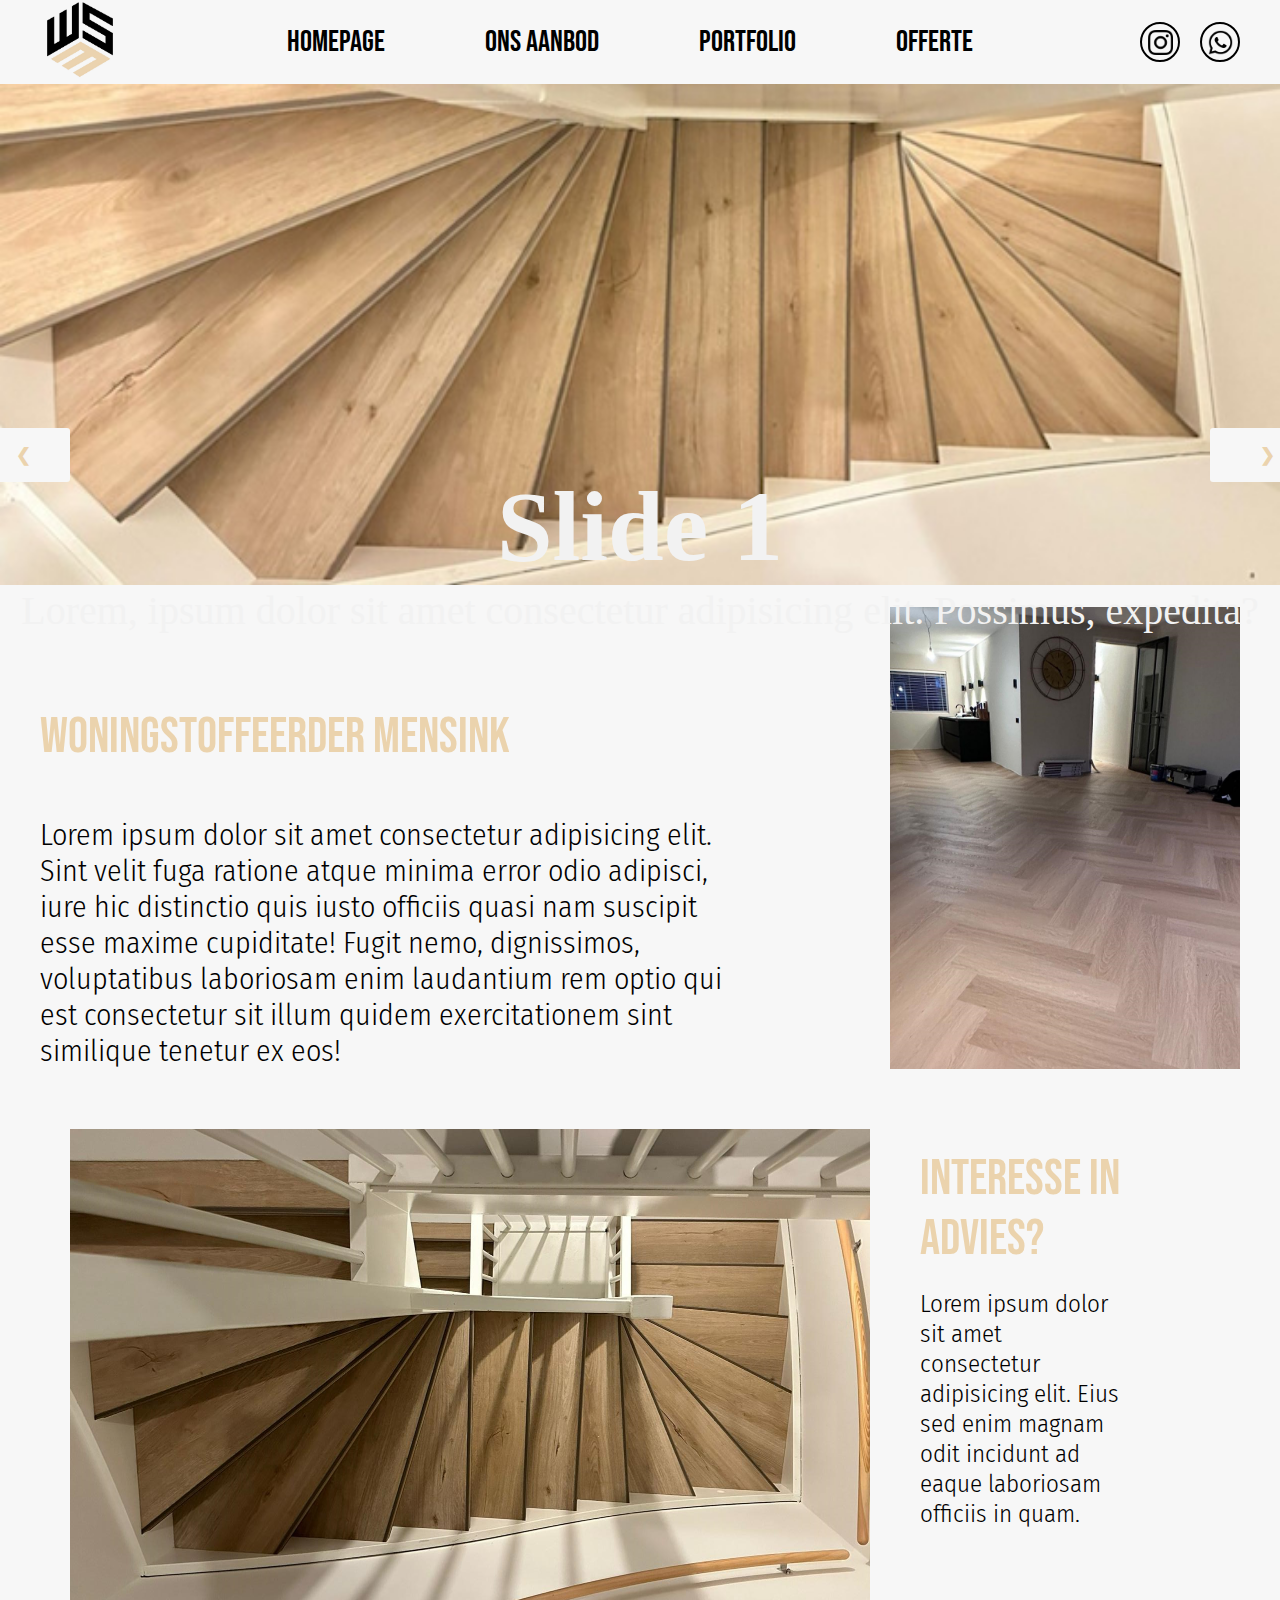
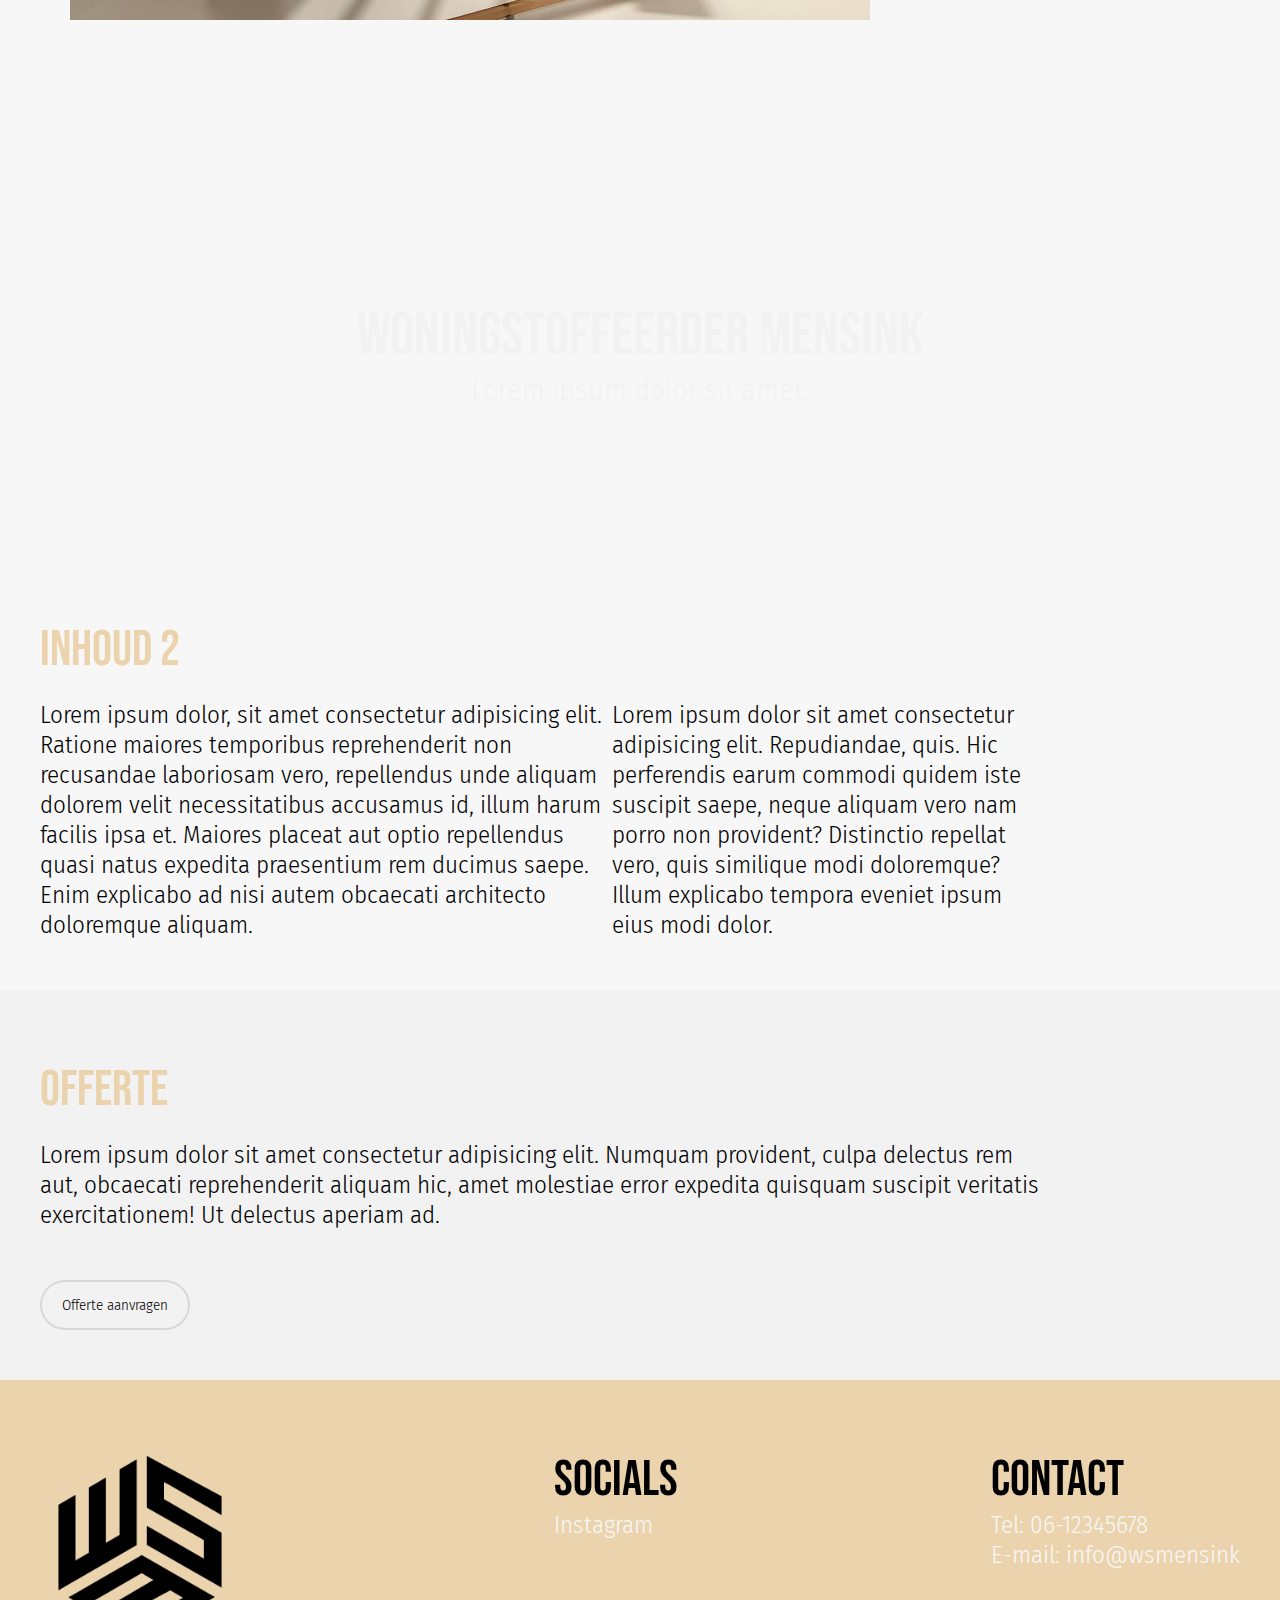
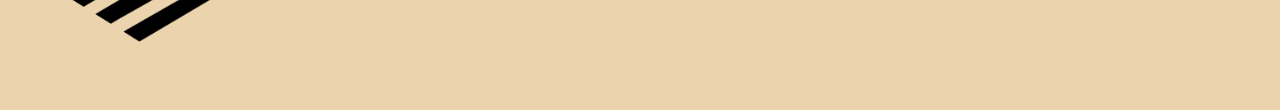
<file: index.html>
<!DOCTYPE html>
<html lang="en">

<head>
    <meta charset="UTF-8">
    <link rel="icon" type="image/x-icon" href="img/logo no back.png">
    <meta name="viewport" content="width=device-width, initial-scale=1.0">
    <title>Woningstoffeerder Mensink</title>
    <link rel="stylesheet" href="css/design.css">
    <script src="js/functies.js"></script>
</head>

<body>
    <nav class="">
        <div class="container">

            <a href="index.html">
                <img class="nav-logo" src="img/base logo.jpg" alt="logo"></a>

            <ul class="nav-ul">
                <a href="index.html">
                    <li>Homepage</li>
                </a>
                <a href="aanbod.html">
                    <li>Ons aanbod</li>
                </a>
                <a href="portfolio.html">
                    <li>Portfolio</li>
                </a>
                <a href="offerte.html">
                    <li>Offerte</li>
                </a>
            </ul>

            <div class="icons">
                <a class="insta-a" target="_blank" href="https://www.instagram.com/wsmensink/">
                    <img class="instagram-icon" src="img/instagram-icon.png" alt="instagram-icon">
                </a>

                <a class="whatsapp-a" href="">
                    <img class="whatsapp-icon" src="img/whatsapp-icon.png" alt="whatsapp-icon">
                </a>
            </div>
        </div>
    </nav>

    <header>
        <div class="slide-container">
            <div class="mySlides fade">
                <img src="img/trap-1.jpg" style="width:100%">
                <div class="text">
                    <h2>Slide 1</h2>
                    <p>Lorem, ipsum dolor sit amet consectetur adipisicing elit. Possimus, expedita?</p>
                </div>
            </div>

            <div class="mySlides fade">
                <img src="img/vloer-1.jpg" style="width:100%">
                <div class="text">
                    <h2>Slide 2</h2>
                    <p>Lorem, ipsum dolor sit amet consectetur adipisicing elit. Possimus, expedita?</p>
                </div>
            </div>

            <div class="mySlides fade">
                <img src="img/vloer-2.jpg" style="width:100%">
                <div class="text">
                    <h2>Slide 3</h2>
                    <p>Lorem, ipsum dolor sit amet consectetur adipisicing elit. Possimus, expedita?</p>
                </div>
            </div>


            <a class="prev" onclick="plusSlides(-1)">&#10094;</a>
            <a class="next" onclick="plusSlides(1)">&#10095;</a>
        </div>
        <br>


        <!-- <div style="text-align:center">
            <span class="dot" onclick="currentSlide(1)"></span>
            <span class="dot" onclick="currentSlide(2)"></span>
            <span class="dot" onclick="currentSlide(3)"></span>
        </div> -->
        </div>
    </header>

    <main>
        <div class="container vak1">
            <div>
                <h1>Woningstoffeerder Mensink</h1>
                <p>Lorem ipsum dolor sit amet consectetur adipisicing elit. Sint velit fuga ratione atque minima error
                    odio adipisci, iure hic distinctio quis iusto officiis quasi nam suscipit esse maxime cupiditate!
                    Fugit nemo, dignissimos, voluptatibus laboriosam enim laudantium rem optio qui est consectetur sit
                    illum quidem exercitationem sint similique tenetur ex eos!</p>
            </div>
            <img class="vloer-3" src="img/vloer-3.jpg" alt="vloer-3">
        </div>

        <div class="container vak2">
            <img class="trap-2" src="img/trap-2.jpg" alt="trap-2">
            <div>
                <h2>Interesse in advies?</h2>
                <p>Lorem ipsum dolor sit amet consectetur adipisicing elit. Eius sed enim magnam odit incidunt ad eaque
                    laboriosam officiis in quam.</p>
            </div>
        </div>
    </main>

    <div class="background">
        <h2>Woningstoffeerder Mensink</h2>
        <p>Lorem ipsum dolor sit amet.</p>
    </div>

    <div class="container">
        <div class="inhoud2">
            <h2>inhoud 2</h2>
            <div class="inhoud2-p">
                <p>Lorem ipsum dolor, sit amet consectetur adipisicing elit. Ratione maiores temporibus reprehenderit
                    non recusandae laboriosam vero, repellendus unde aliquam dolorem velit necessitatibus accusamus id,
                    illum harum facilis ipsa et. Maiores placeat aut optio repellendus quasi natus expedita praesentium
                    rem ducimus saepe. Enim explicabo ad nisi autem obcaecati architecto doloremque aliquam.</p>
                <p>Lorem ipsum dolor sit amet consectetur adipisicing elit. Repudiandae, quis. Hic perferendis earum
                    commodi quidem iste suscipit saepe, neque aliquam vero nam porro non provident? Distinctio repellat
                    vero, quis similique modi doloremque? Illum explicabo tempora eveniet ipsum eius modi dolor.</p>
            </div>
        </div>
    </div>

        <div class="offerte-back">
        <div class="container">
            <div class="offerte">
                <h2>Offerte</h2>
                <p>Lorem ipsum dolor sit amet consectetur adipisicing elit. Numquam provident, culpa delectus rem aut,
                    obcaecati reprehenderit aliquam hic, amet molestiae error expedita quisquam suscipit veritatis
                    exercitationem! Ut delectus aperiam ad.</p>
                <button class="offerte-button">Offerte aanvragen</button>
            </div>
        </div>
    </div>

    <footer>
        <div class="footer-back">
        <div class="container">
            <div class="footer-content">
                <img class="footer-image" src="img/logo no back.png" alt="logo">
                <div class="footer-content1">
                    <h3>Socials</h3>
                    <p>Instagram</p>
                </div>
                <div class="footer-content1">
                    <h3>Contact</h3>
                    <p>Tel: 06-12345678</p>
                    <p>E-mail: info@wsmensink</p>
                    <p></p>
                    </div>
    </footer>
</body>

</html>
</file>
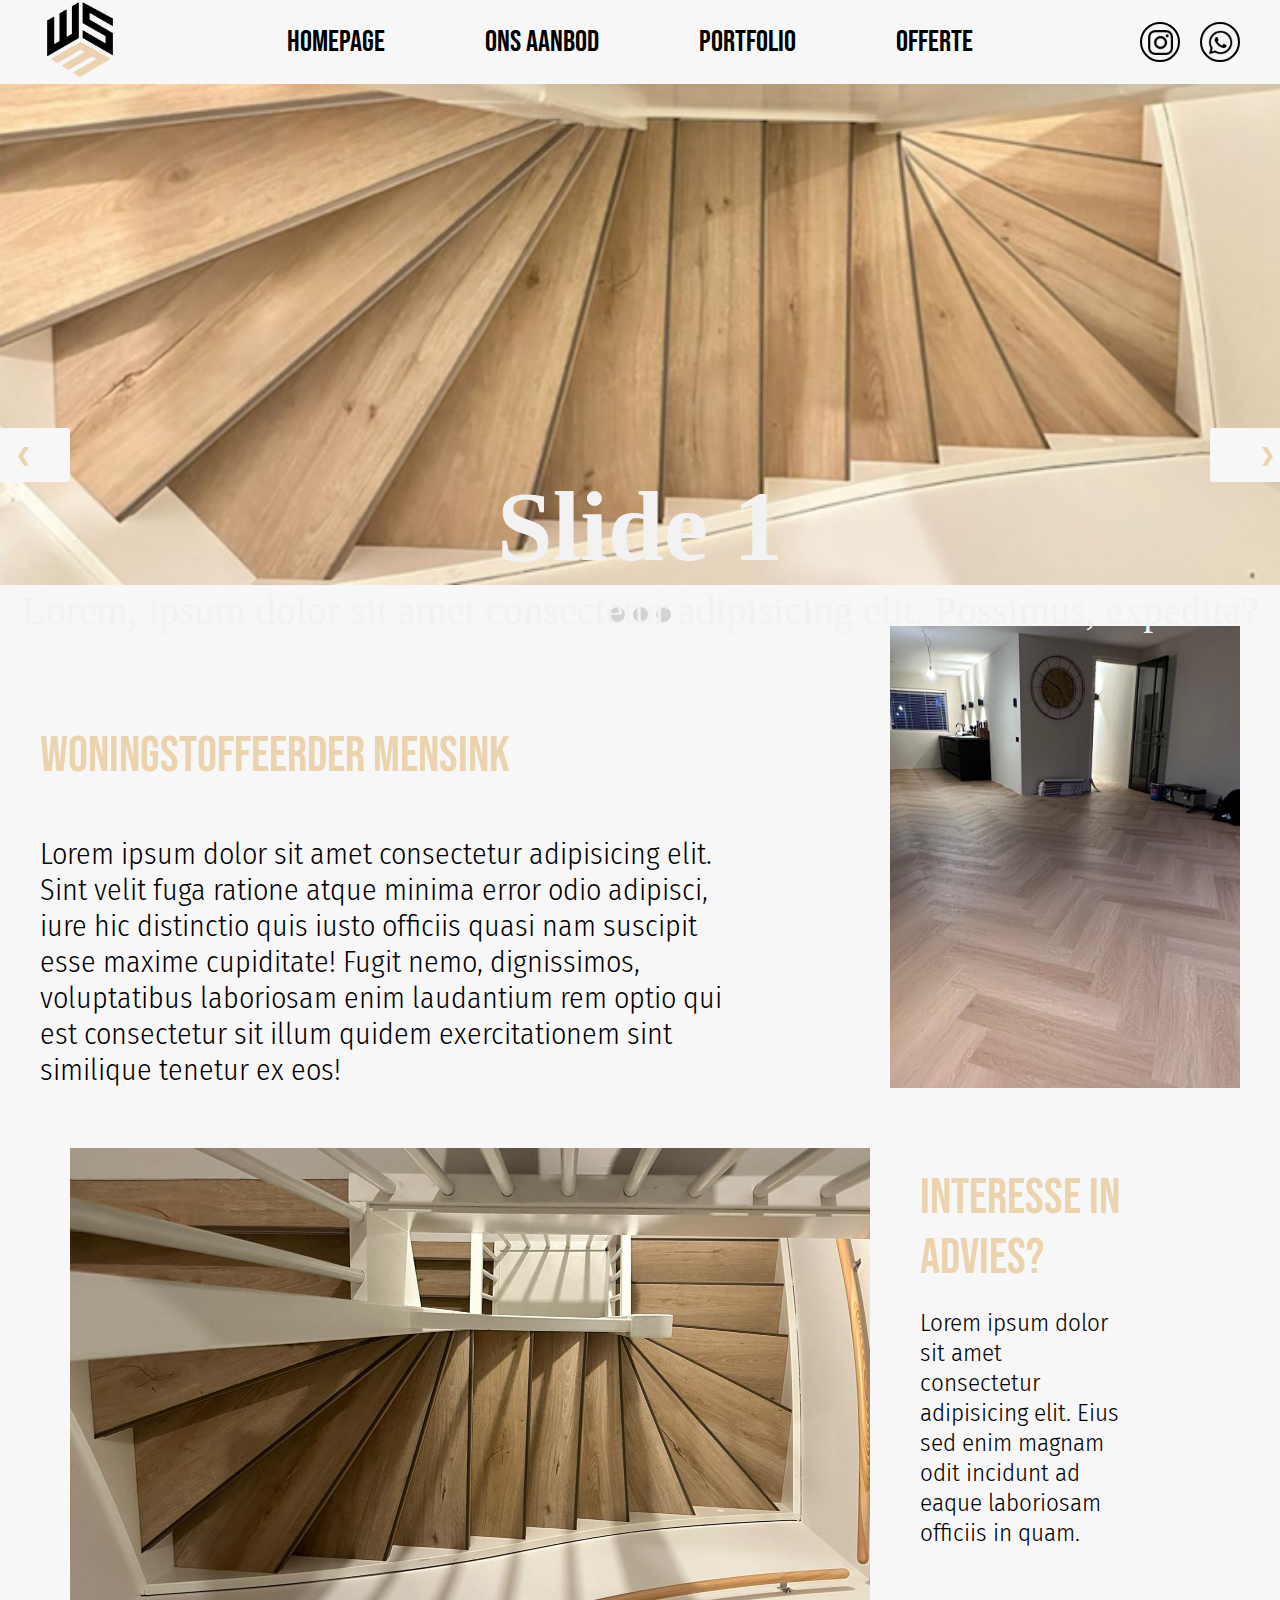
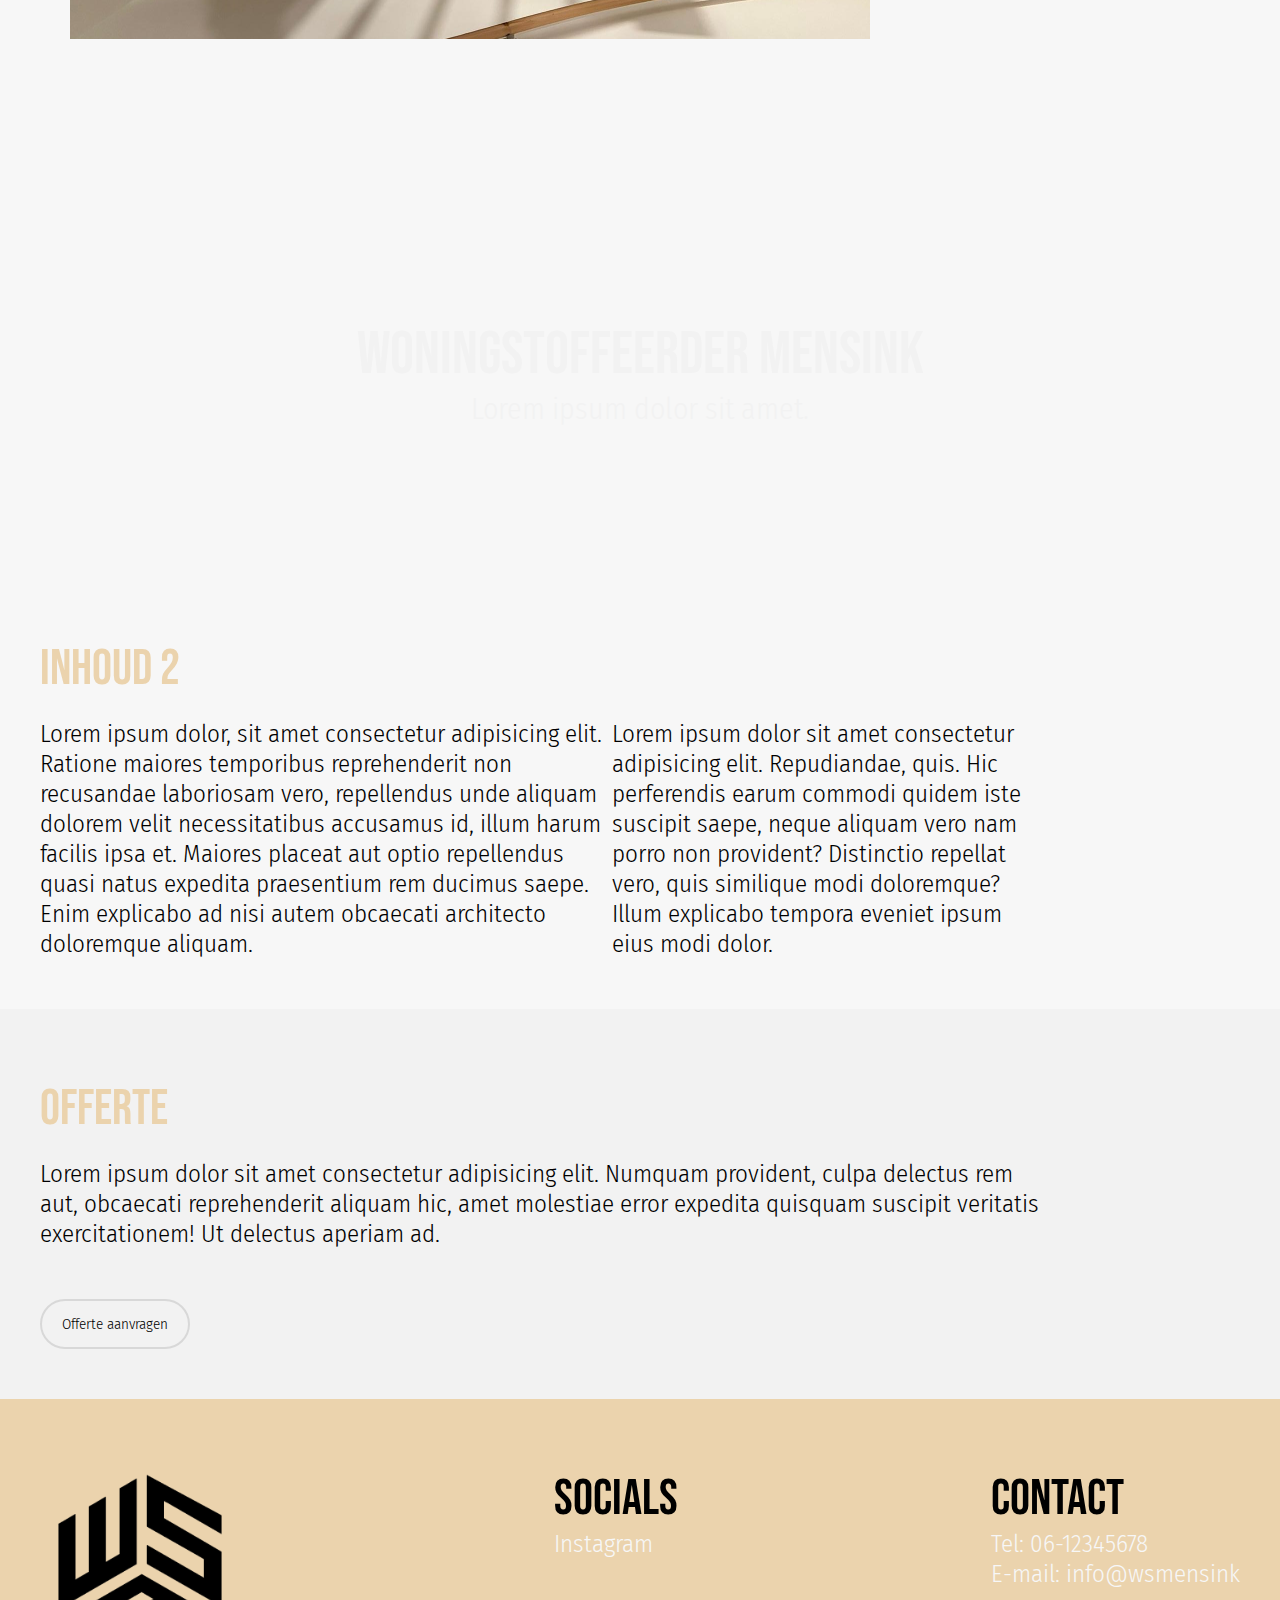
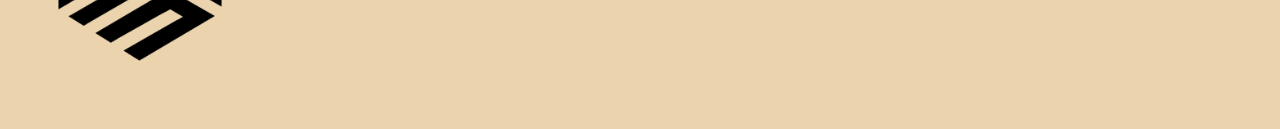
<file: pages/index.html>
<!DOCTYPE html>
<html lang="en">

<head>
    <meta charset="UTF-8">
    <meta name="viewport" content="width=device-width, initial-scale=1.0">
    <title>Woningstoffeerder Mensink</title>
    <link rel="stylesheet" href="../css/design.css">
    <script src="../js/functies.js"></script>
</head>

<body>
    <nav class="">
        <div class="container">

            <a href="index.html">
                <img class="nav-logo" src="../img/base logo.jpg" alt="logo"></a>

            <ul class="nav-ul">
                <a href="index.html">
                    <li>Homepage</li>
                </a>
                <a href="aanbod.html">
                    <li>Ons aanbod</li>
                </a>
                <a href="portfolio.html">
                    <li>Portfolio</li>
                </a>
                <a href="offerte.html">
                    <li>Offerte</li>
                </a>
            </ul>

            <div class="icons">
                <a class="insta-a" href="https://www.instagram.com/wsmensink/">
                    <img class="instagram-icon" src="../img/instagram-icon.png" alt="instagram-icon">
                </a>

                <a class="whatsapp-a" href="">
                    <img class="whatsapp-icon" src="../img/whatsapp-icon.png" alt="whatsapp-icon">
                </a>
            </div>
        </div>
    </nav>

    <header>
        <div class="slide-container">
            <div class="mySlides fade">
                <img src="../img/trap-1.jpg" style="width:100%">
                <div class="text">
                    <h2>Slide 1</h2>
                    <p>Lorem, ipsum dolor sit amet consectetur adipisicing elit. Possimus, expedita?</p>
                </div>
            </div>

            <div class="mySlides fade">
                <img src="../img/vloer-1.jpg" style="width:100%">
                <div class="text">
                    <h2>Slide 2</h2>
                    <p>Lorem, ipsum dolor sit amet consectetur adipisicing elit. Possimus, expedita?</p>
                </div>
            </div>

            <div class="mySlides fade">
                <img src="../img/vloer-2.jpg" style="width:100%">
                <div class="text">
                    <h2>Slide 3</h2>
                    <p>Lorem, ipsum dolor sit amet consectetur adipisicing elit. Possimus, expedita?</p>
                </div>
            </div>


            <a class="prev" onclick="plusSlides(-1)">&#10094;</a>
            <a class="next" onclick="plusSlides(1)">&#10095;</a>
        </div>
        <br>


        <div style="text-align:center">
            <span class="dot" onclick="currentSlide(1)"></span>
            <span class="dot" onclick="currentSlide(2)"></span>
            <span class="dot" onclick="currentSlide(3)"></span>
        </div>
        </div>
    </header>

    <main>
        <div class="container vak1">
            <div>
                <h1>Woningstoffeerder Mensink</h1>
                <p>Lorem ipsum dolor sit amet consectetur adipisicing elit. Sint velit fuga ratione atque minima error
                    odio adipisci, iure hic distinctio quis iusto officiis quasi nam suscipit esse maxime cupiditate!
                    Fugit nemo, dignissimos, voluptatibus laboriosam enim laudantium rem optio qui est consectetur sit
                    illum quidem exercitationem sint similique tenetur ex eos!</p>
            </div>
            <img class="vloer-3" src="../img/vloer-3.jpg" alt="vloer-3">
        </div>

        <div class="container vak2">
            <img class="trap-2" src="../img/trap-2.jpg" alt="trap-2">
            <div>
                <h2>Interesse in advies?</h2>
                <p>Lorem ipsum dolor sit amet consectetur adipisicing elit. Eius sed enim magnam odit incidunt ad eaque
                    laboriosam officiis in quam.</p>
            </div>
        </div>
    </main>

    <div class="background">
        <h2>Woningstoffeerder Mensink</h2>
        <p>Lorem ipsum dolor sit amet.</p>
    </div>

    <div class="container">
        <div class="inhoud2">
            <h2>inhoud 2</h2>
            <div class="inhoud2-p">
                <p>Lorem ipsum dolor, sit amet consectetur adipisicing elit. Ratione maiores temporibus reprehenderit
                    non recusandae laboriosam vero, repellendus unde aliquam dolorem velit necessitatibus accusamus id,
                    illum harum facilis ipsa et. Maiores placeat aut optio repellendus quasi natus expedita praesentium
                    rem ducimus saepe. Enim explicabo ad nisi autem obcaecati architecto doloremque aliquam.</p>
                <p>Lorem ipsum dolor sit amet consectetur adipisicing elit. Repudiandae, quis. Hic perferendis earum
                    commodi quidem iste suscipit saepe, neque aliquam vero nam porro non provident? Distinctio repellat
                    vero, quis similique modi doloremque? Illum explicabo tempora eveniet ipsum eius modi dolor.</p>
            </div>
        </div>
    </div>

        <div class="offerte-back">
        <div class="container">
            <div class="offerte">
                <h2>Offerte</h2>
                <p>Lorem ipsum dolor sit amet consectetur adipisicing elit. Numquam provident, culpa delectus rem aut,
                    obcaecati reprehenderit aliquam hic, amet molestiae error expedita quisquam suscipit veritatis
                    exercitationem! Ut delectus aperiam ad.</p>
                <button class="offerte-button">Offerte aanvragen</button>
            </div>
        </div>
    </div>

    <footer>
        <div class="footer-back">
        <div class="container">
            <div class="footer-content">
                <img class="footer-image" src="../img/logo no back.png" alt="logo">
                <div class="footer-content1">
                    <h3>Socials</h3>
                    <p>Instagram</p>
                </div>
                <div class="footer-content1">
                    <h3>Contact</h3>
                    <p>Tel: 06-12345678</p>
                    <p>E-mail: info@wsmensink</p>
                    <p></p>
                    </div>
    </footer>
</body>

</html>
</file>
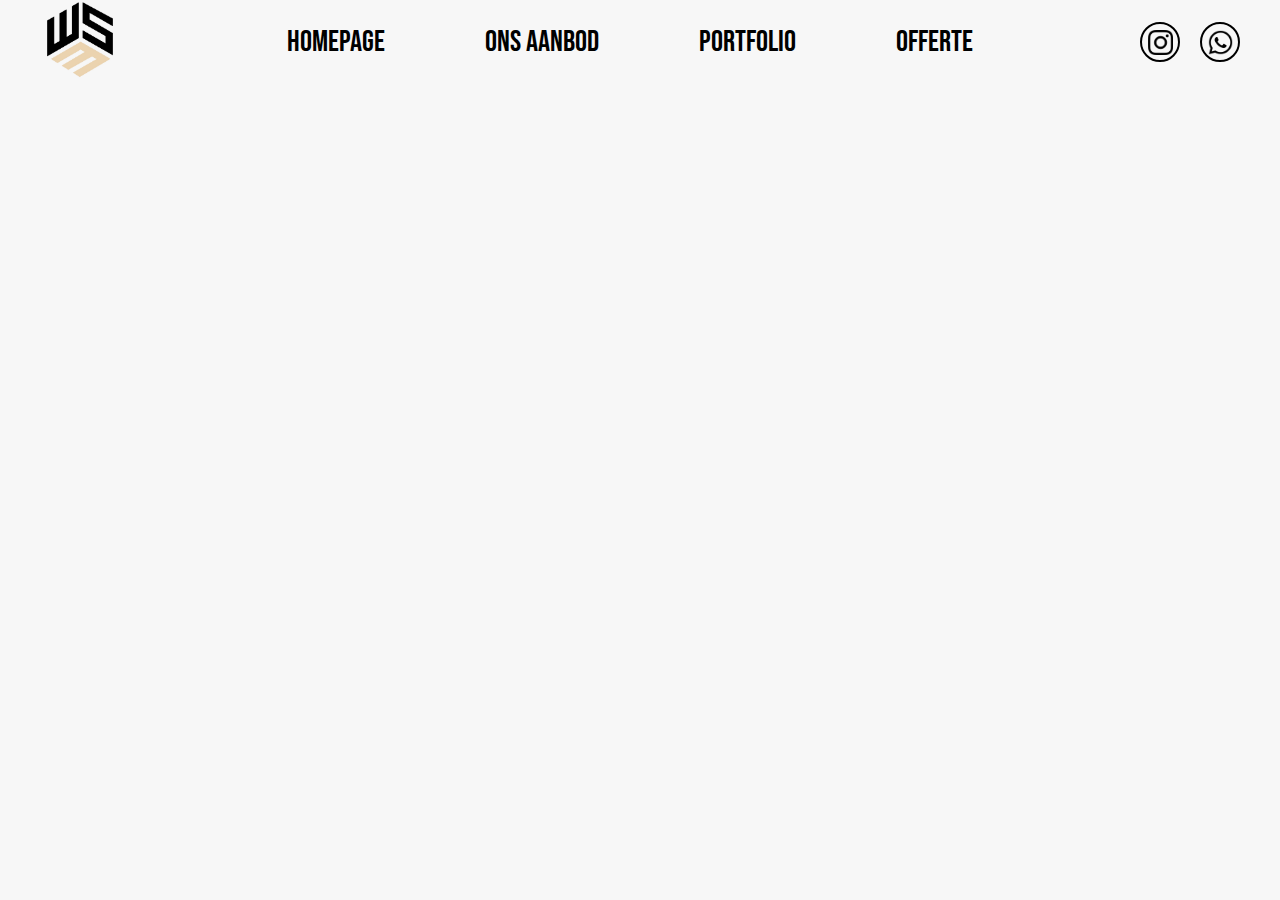
<file: aanbod.html>
<!DOCTYPE html>
<html lang="en">
<head>
    <meta charset="UTF-8">
    <link rel="icon" type="image/x-icon" href="img/logo no back.png">
    <meta name="viewport" content="width=device-width, initial-scale=1.0">
    <title>Woningstoffeerder Mensink</title>
    <link rel="stylesheet" href="css/design.css">
    <script src="js/functies.js"></script>
</head>
<body>
    <nav class="">
        <div class="container">

            <a href="index.html">
                <img class="nav-logo" src="img/base logo.jpg" alt="logo"></a>

            <ul class="nav-ul">
                <a href="index.html">
                    <li>Homepage</li>
                </a>
                <a href="aanbod.html">
                    <li>Ons aanbod</li>
                </a>
                <a href="portfolio.html">
                    <li>Portfolio</li>
                </a>
                <a href="offerte.html">
                    <li>Offerte</li>
                </a>
            </ul>

            <div class="icons">
                <a class="insta-a" target="_blank" href="https://www.instagram.com/wsmensink/">
                    <img class="instagram-icon" src="img/instagram-icon.png" alt="instagram-icon">
                </a>

                <a class="whatsapp-a" href="">
                    <img class="whatsapp-icon" src="img/whatsapp-icon.png" alt="whatsapp-icon">
                </a>
            </div>
        </div>
    </nav>
</body>
</html>
</file>
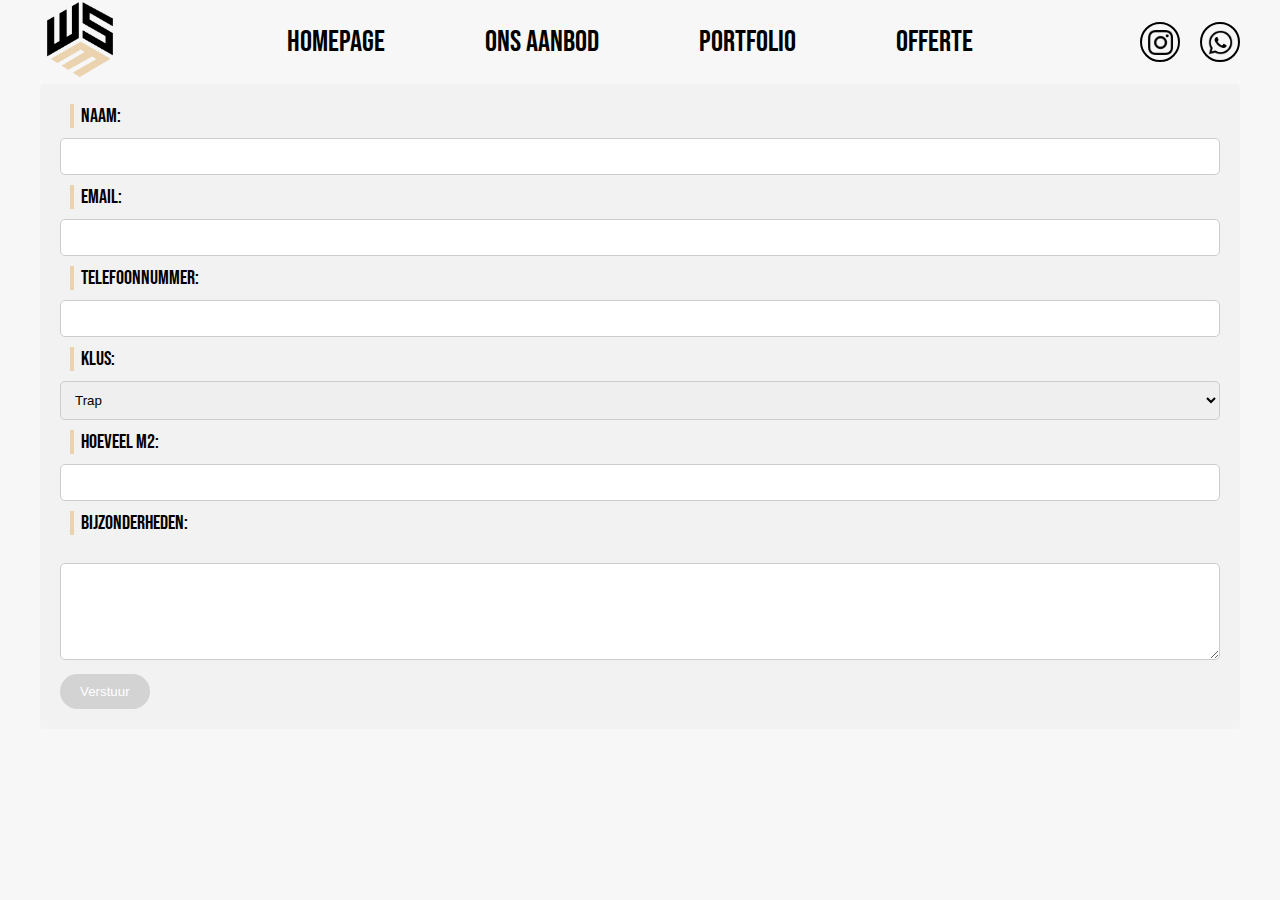
<file: offerte.html>
<!DOCTYPE html>
<html lang="en">
<head>
    <meta charset="UTF-8">
    <link rel="icon" type="image/x-icon" href="img/logo no back.png">
    <meta name="viewport" content="width=device-width, initial-scale=1.0">
    <title>Woningstoffeerder Mensink</title>
    <link rel="stylesheet" href="css/design.css">
    <script src="js/functies.js"></script>
</head>
<body>
    <nav class="">
        <div class="container">

            <a href="index.html">
                <img class="nav-logo" src="img/base logo.jpg" alt="logo"></a>

            <ul class="nav-ul">
                <a href="index.html">
                    <li>Homepage</li>
                </a>
                <a href="aanbod.html">
                    <li>Ons aanbod</li>
                </a>
                <a href="portfolio.html">
                    <li>Portfolio</li>
                </a>
                <a href="offerte.html">
                    <li>Offerte</li>
                </a>
            </ul>

            <div class="icons">
                <a class="insta-a" target="_blank" href="https://www.instagram.com/wsmensink/">
                    <img class="instagram-icon" src="img/instagram-icon.png" alt="instagram-icon">
                </a>

                <a class="whatsapp-a" href="">
                    <img class="whatsapp-icon" src="img/whatsapp-icon.png" alt="whatsapp-icon">
                </a>
            </div>
        </div>
    </nav>
    <form class="container" action="sendmail.php" method="post">
        <label for="naam">Naam:</label>
        <input type="text" id="naam" name="naam" required>
        <br>
        <label for="email">Email:</label>
        <input type="email" id="email" name="email" required>
        <br>
        <label for="telefoonnummer">Telefoonnummer:</label>
        <input type="tel" id="telefoonnummer" name="telefoonnummer" required><br>
        <label for="klus">Klus:</label>
        <select name="klus" id="klus">
            <option value="trap">Trap</option>
            <option value="laminaat">Laminaat</option>
            <option value="pvc">Pvc</option>
            <option value="tapijt">Tapijt</option>
        </select><br>
        <label for="oppervlak">Hoeveel m2: </label>
        <input type="number" id="oppervlak" name="oppervlak" required>
        <br>
        <label for="bericht">Bijzonderheden:</label><br>
        <textarea name="bericht" id="bericht" cols="30" rows="5" required></textarea>
        <br>
        <input type="submit" value="Verstuur">
    </form>
    
</body>
</html>
</file>
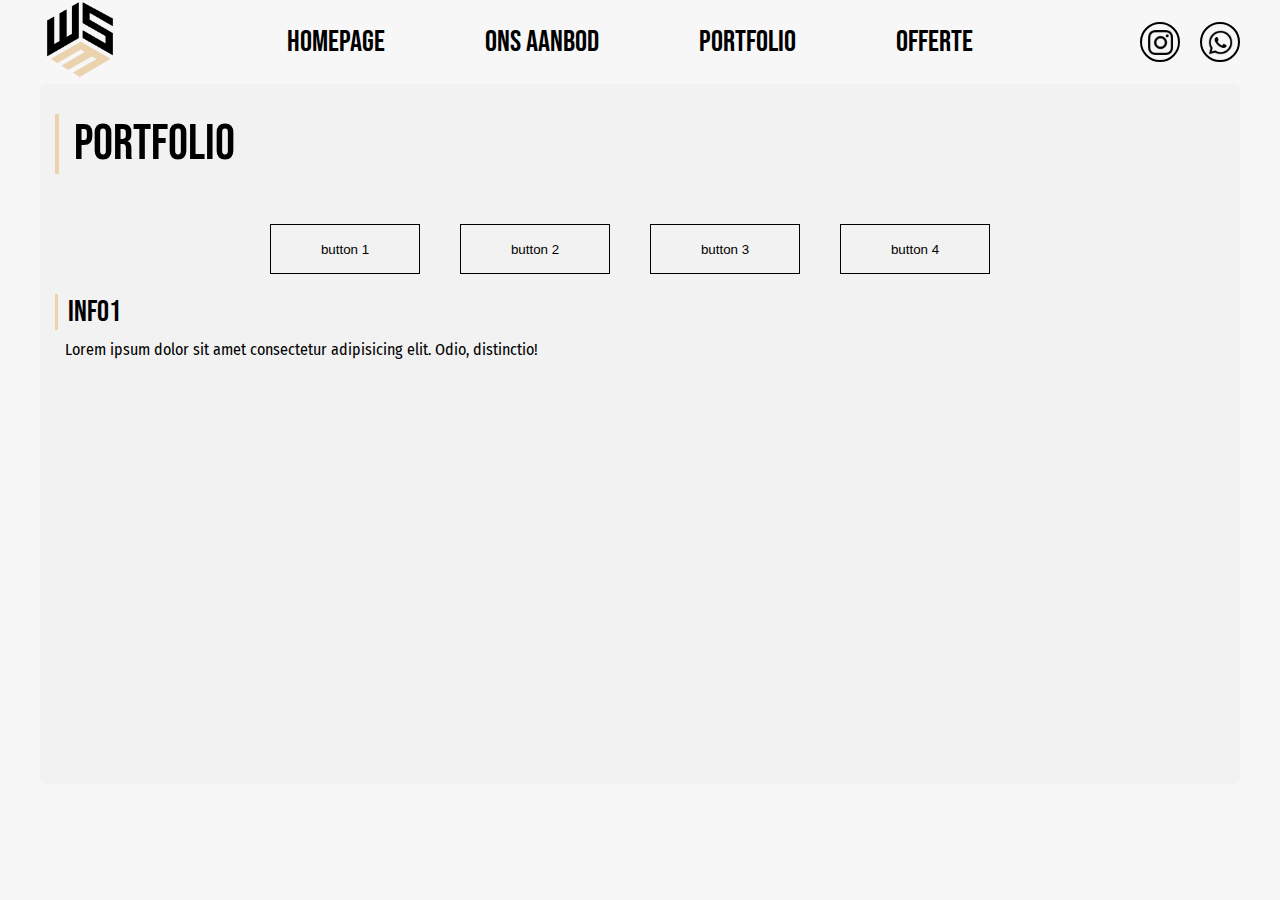
<file: portfolio.html>
<!DOCTYPE html>
<html lang="en">

<head>
    <meta charset="UTF-8">
    <link rel="icon" type="image/x-icon" href="img/logo no back.png">
    <meta name="viewport" content="width=device-width, initial-scale=1.0">
    <title>Woningstoffeerder Mensink</title>
    <link rel="stylesheet" href="css/design.css">
    <script src="js/functies.js"></script>
</head>

<body>
    <nav class="">
        <div class="container">

            <a href="index.html">
                <img class="nav-logo" src="img/base logo.jpg" alt="logo"></a>

            <ul class="nav-ul">
                <a href="index.html">
                    <li>Homepage</li>
                </a>
                <a href="aanbod.html">
                    <li>Ons aanbod</li>
                </a>
                <a href="portfolio.html">
                    <li>Portfolio</li>
                </a>
                <a href="offerte.html">
                    <li>Offerte</li>
                </a>
            </ul>

            <div class="icons">
                <a class="insta-a" target="_blank" href="https://www.instagram.com/wsmensink/">
                    <img class="instagram-icon" src="img/instagram-icon.png" alt="instagram-icon">
                </a>

                <a class="whatsapp-a" href="">
                    <img class="whatsapp-icon" src="img/whatsapp-icon.png" alt="whatsapp-icon">
                </a>
            </div>
        </div>
    </nav>
    <div class="container">
        <div class="port-form">
            <h1>Portfolio</h1>
            <div class="button-flex">
                <button class="port-buttons" onclick="showContent('section1')">button 1</button>
                <button class="port-buttons" onclick="showContent('section2')">button 2</button>
                <button class="port-buttons" onclick="showContent('section3')">button 3</button>
                <button class="port-buttons" onclick="showContent('section4')">button 4</button>
            </div>
            <div class="port-info">
                
                <div class="port-items" id="section1">
                    <h2>INFO1</h2>
                    <p>Lorem ipsum dolor sit amet consectetur adipisicing elit. Odio, distinctio!</p>
                </div>
                <div class="port-items" id="section2">
                    <h2>INFO2</h2>
                    <p>Lorem ipsum dolor sit amet consectetur adipisicing elit. Id, harum.</p>
                </div>
                <div class="port-items" id="section3">
                    <h2>INFO3</h2>
                    <p>Lorem ipsum dolor sit amet consectetur adipisicing elit. Perferendis, similique?</p>
                </div>
                <div class="port-items" id="section4">
                    <h2>INFO4</h2>
                    <p>Lorem ipsum dolor sit amet consectetur adipisicing elit. Maiores, facere.</p>
                </div>
                
            </div>
        </div>
    </div>

 
        
</body>

</html>
</file>
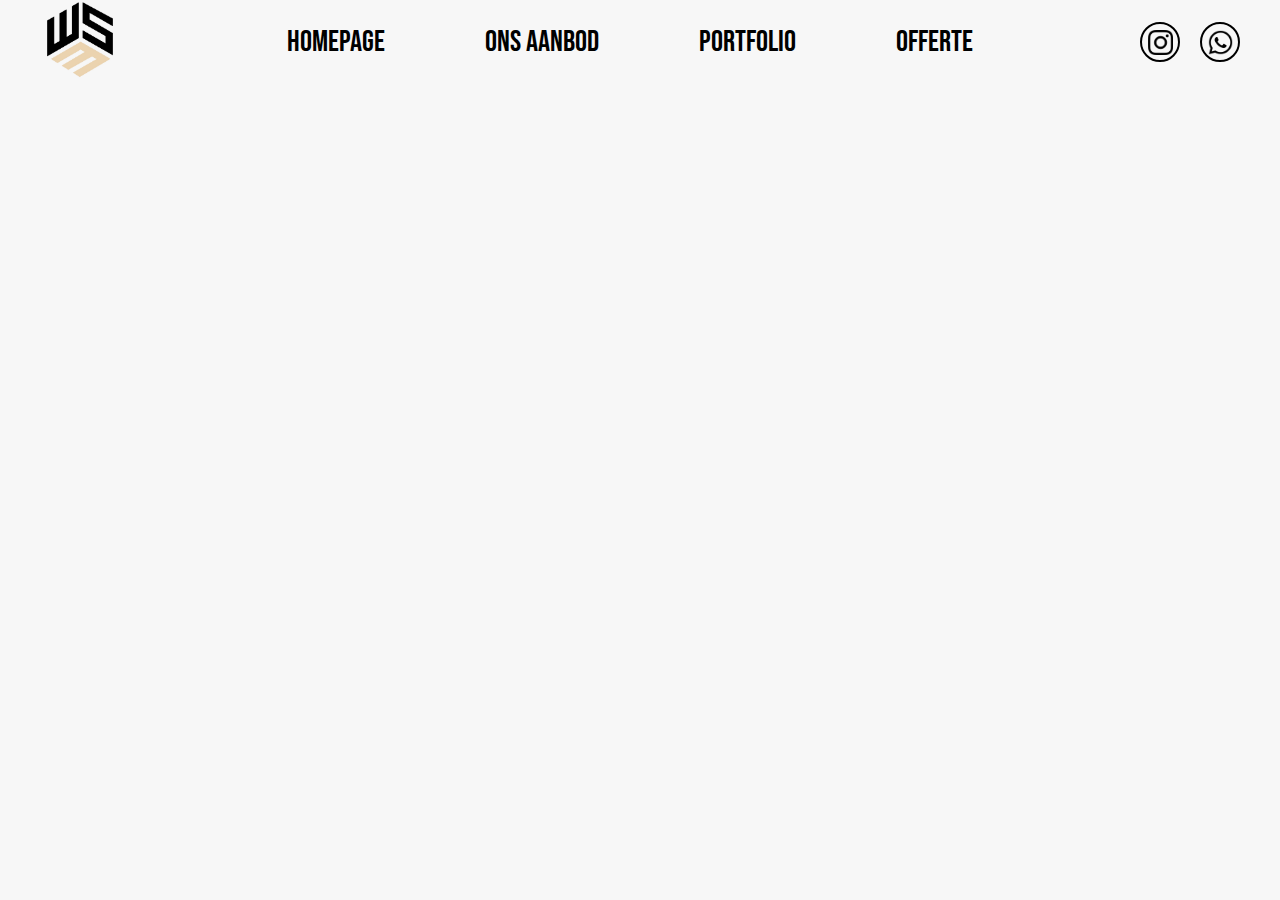
<file: pages/aanbod.html>
<!DOCTYPE html>
<html lang="en">
<head>
    <meta charset="UTF-8">
    <link rel="icon" type="image/x-icon" href="../img/logo no back.png">
    <meta name="viewport" content="width=device-width, initial-scale=1.0">
    <title>Woningstoffeerder Mensink</title>
    <link rel="stylesheet" href="../css/design.css">
    <script src="../js/functies.js"></script>
</head>
<body>
    <nav class="">
        <div class="container">

            <a href="../index.html">
                <img class="nav-logo" src="../img/base logo.jpg" alt="logo"></a>

            <ul class="nav-ul">
                <a href="../index.html">
                    <li>Homepage</li>
                </a>
                <a href="aanbod.html">
                    <li>Ons aanbod</li>
                </a>
                <a href="portfolio.html">
                    <li>Portfolio</li>
                </a>
                <a href="offerte.html">
                    <li>Offerte</li>
                </a>
            </ul>

            <div class="icons">
                <a class="insta-a" href="https://www.instagram.com/wsmensink/">
                    <img class="instagram-icon" src="../img/instagram-icon.png" alt="instagram-icon">
                </a>

                <a class="whatsapp-a" href="">
                    <img class="whatsapp-icon" src="../img/whatsapp-icon.png" alt="whatsapp-icon">
                </a>
            </div>
        </div>
    </nav>
</body>
</html>
</file>
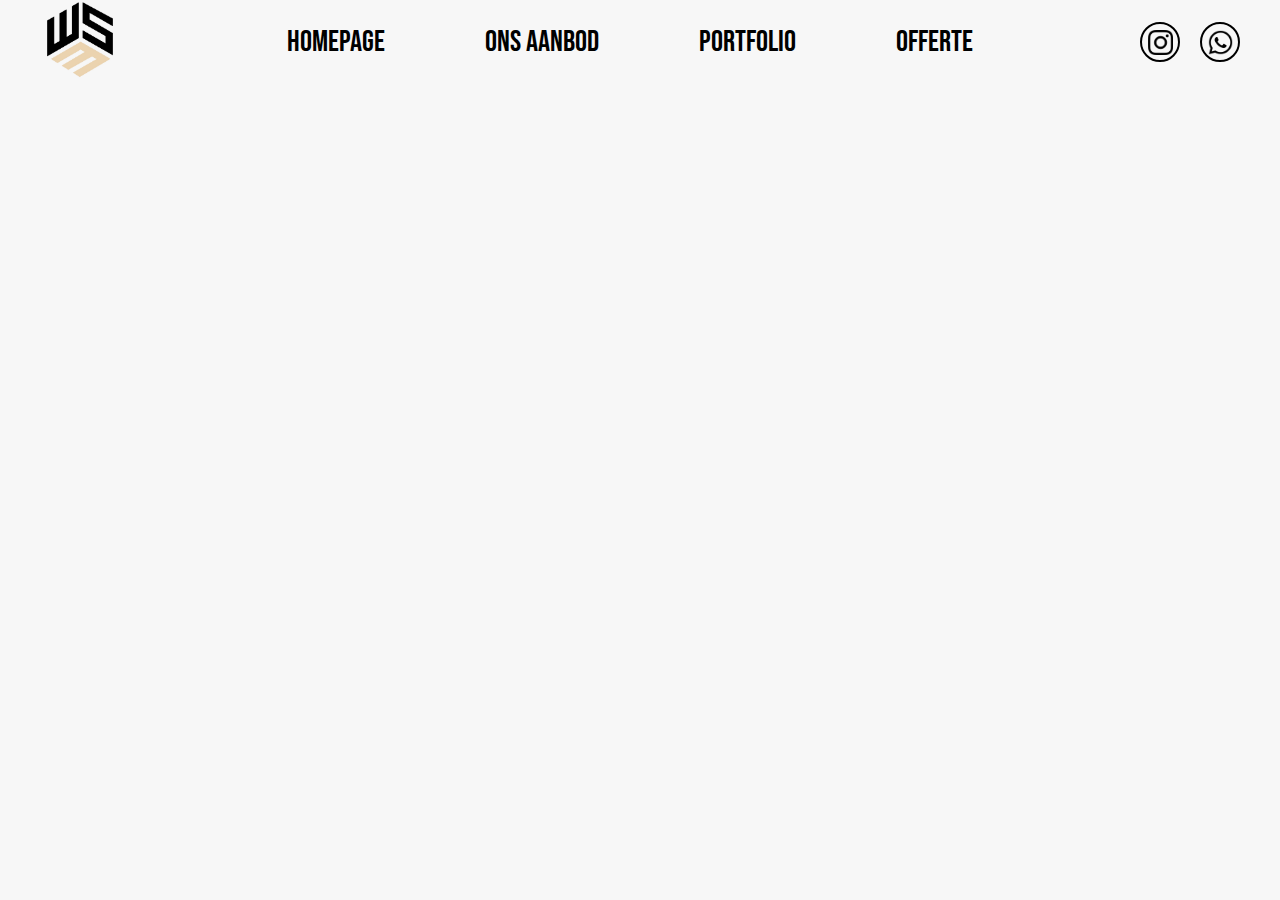
<file: pages/offerte.html>
<!DOCTYPE html>
<html lang="en">
<head>
    <meta charset="UTF-8">
    <link rel="icon" type="image/x-icon" href="../img/logo no back.png">
    <meta name="viewport" content="width=device-width, initial-scale=1.0">
    <title>Woningstoffeerder Mensink</title>
    <link rel="stylesheet" href="../css/design.css">
    <script src="../js/functies.js"></script>
</head>
<body>
    <nav class="">
        <div class="container">

            <a href="../index.html">
                <img class="nav-logo" src="../img/base logo.jpg" alt="logo"></a>

            <ul class="nav-ul">
                <a href="../index.html">
                    <li>Homepage</li>
                </a>
                <a href="aanbod.html">
                    <li>Ons aanbod</li>
                </a>
                <a href="portfolio.html">
                    <li>Portfolio</li>
                </a>
                <a href="offerte.html">
                    <li>Offerte</li>
                </a>
            </ul>

            <div class="icons">
                <a class="insta-a" href="https://www.instagram.com/wsmensink/">
                    <img class="instagram-icon" src="../img/instagram-icon.png" alt="instagram-icon">
                </a>

                <a class="whatsapp-a" href="">
                    <img class="whatsapp-icon" src="../img/whatsapp-icon.png" alt="whatsapp-icon">
                </a>
            </div>
        </div>
    </nav>
    
</body>
</html>
</file>
<file: css/design.css>
@import url('https://fonts.googleapis.com/css2?family=Bebas+Neue&display=swap');

@import url('https://fonts.googleapis.com/css2?family=Bebas+Neue&family=Fira+Sans+Condensed:ital,wght@0,100;0,200;0,300;0,400;0,500;0,600;0,700;0,800;0,900;1,100;1,200;1,300;1,400;1,500;1,600;1,700;1,800;1,900&display=swap');

* {
    margin: 0;
    padding: 0;
    box-sizing: border-box;
}

body {
    background-color: #F7F7F7;
}

.background {
    background-color: none;
    background-image: url("../img/background.jpg");
    background-repeat: no-repeat;
    background-size: cover;
    background-attachment: fixed;
    background-position: center;
    height: 400px;
    width: 100%;
}

.background>h2 {
    color: #f2f2f2;
    font-size: 60px;
    font-family: "Bebas Neue", sans-serif;
    font-weight: 100;
    font-style: normal;
    display: flex;
    justify-content: center;
    align-items: center;
    padding-top: 130px;
}

.background>p {
    color: #f2f2f2;
    font-size: 30px;
    font-family: "Fira Sans Condensed", sans-serif;
    font-weight: 300;
    font-style: normal;
    display: flex;
    justify-content: center;
    align-items: center;

}

.container {
    width: 1200px;
    margin: 0 auto;
}

h1 {
    font-size: 50px;
    color: #EBD3AD;
    margin-top: 100px;
    margin-bottom: 50px;
    font-family: "Bebas Neue", sans-serif;
    font-weight: 100;
    font-style: normal;
}

main>div>div>p {
    font-size: 30px;
    color: black;
    width: 700px;
    font-family: "Fira Sans Condensed", sans-serif;
    font-weight: 300;
    font-style: normal;
}

nav>.container {
    display: flex;
    justify-content: space-between;
    align-items: center;
}

.nav-logo {
    width: 80px;
    height: auto;
}

.nav-ul {
    display: flex;
    list-style: none;
    gap: 100px;
    font-size: 30px;
    font-family: "Bebas Neue", sans-serif;
    font-weight: 100;
    font-style: normal;
}

a>li:hover {
    border-bottom: solid #EBD3AD 2px;
}

a {
    text-decoration: none;
    color: #000;
}

.icons {
    display: flex;
    gap: 20px;
    align-items: center;
}

.instagram-icon {
    width: 25px;
    height: auto;
    margin: -4px;
}

.insta-a {
    width: 40px;
    height: 40px;
    border: solid black 2px;
    padding: 10px;
    border-radius: 50%;
}

.instagram-icon:hover {
    transform: scale(1.1);
}

.whatsapp-icon {
    width: 25px;
    height: auto;
    margin: -4px;
}

.whatsapp-a {
    width: 40px;
    height: 40px;
    border: solid black 2px;
    padding: 10px;
    border-radius: 50%;
}

.whatsapp-icon:hover {
    transform: scale(1.1);
}

.slide-container {
    width: 100%;
}


/* Hide the images by default */
.mySlides {
    display: none;
    width: 100%;
    height: auto;
}

.mySlides:first-child {
    display: block;
}

/* Next & previous buttons */
.prev,
.next {
    cursor: pointer;
    position: absolute;
    top: 50%;
    width: 70px;
    margin-top: -22px;
    padding: 16px;
    color: #EBD3AD;
    font-weight: bold;
    font-size: 18px;
    transition: 0.6s ease;
    border-radius: 0 3px 3px 0;
    user-select: none;
    background-color: #F7F7F7;
}

/* Position the "next button" to the right */
.next {
    right: 0;
    border-radius: 3px 0 0 3px;
    padding-left: 50px;
}

/* On hover, add a black background color with a little bit see-through */
.prev:hover,
.next:hover {
    box-shadow: 4px 4px;
}

/* Caption text */
.text>h2 {
    color: #f2f2f2;
    font-size: 100px;
    padding: 8px 12px;
    position: absolute;
    bottom: 8px;
    width: 100%;
    text-align: center;
    margin-bottom: 300px;
}

.text>p {
    color: #f2f2f2;
    font-size: 40px;
    padding: 8px 12px;
    position: absolute;
    bottom: 8px;
    width: 100%;
    text-align: center;
    margin-bottom: 250px;
}

/* Number text (1/3 etc) */
.numbertext {
    color: #f2f2f2;
    font-size: 12px;
    padding: 8px 12px;
    position: absolute;
    top: 0;
}

/* The dots/bullets/indicators */
.dot {
    cursor: pointer;
    height: 15px;
    width: 15px;
    margin: 0 2px;
    background-color: lightgrey;
    border-radius: 50%;
    display: inline-block;
    transition: background-color 0.6s ease;
}

.active,
.dot:hover {
    background-color: #EBD3AD;
}

/* Fading animation */
.fade {
    animation-name: fade;
    animation-duration: 1.5s;
}

@keyframes fade {
    from {
        opacity: .4
    }

    to {
        opacity: 1
    }
}



.vak1 {
    display: flex;
}

.vak2 {
    display: flex;
    margin-bottom: 150px;
}

.vak2>div>h2 {
    margin-top: 80px;
    margin-left: 50px;
    color: #EBD3AD;
    font-size: 50px;
    font-family: "Bebas Neue", sans-serif;
    font-weight: 100;
    font-style: normal;
}

.vak2>div>p {
    margin-top: 20px;
    margin-left: 50px;
    width: 200px;
    font-size: 25px;
}

.vloer-3 {
    width: 350px;
    height: auto;
    margin-left: 150px;
}

.trap-2 {
    width: 800px;
    margin-top: 60px;
    margin-left: 30px;
}

.inhoud2>h2 {
    color: #EBD3AD;
    font-size: 50px;
    margin-top: 50px;
    font-family: "Bebas Neue", sans-serif;
    font-weight: 100;
    font-style: normal;
}

.inhoud2-p {
    display: flex;
    width: 1000px;
    margin-top: 20px;
    margin-bottom: 50px;
    font-size: 25px;
    font-family: "Fira Sans Condensed", sans-serif;
    font-weight: 300;
    font-style: normal;

}

.offerte {
    padding-top: 20px;
    padding-bottom: 50px;
}

.offerte>h2 {
    color: #EBD3AD;
    font-size: 50px;
    margin-top: 50px;
    font-family: "Bebas Neue", sans-serif;
    font-weight: 100;
    font-style: normal;
}

.offerte>p {
    display: flex;
    width: 1000px;
    margin-top: 20px;
    margin-bottom: 50px;
    font-size: 25px;
    font-family: "Fira Sans Condensed", sans-serif;
    font-weight: 300;
    font-style: normal;
}

.offerte-back {
    background-color: #f2f2f2;
    width: 100%;
}

.offerte-button {
    width: 150px;
    height: 50px;
    border-radius: 30px;
    border: solid #D8D8D8 2px;
    background-color: #f2f2f2;
    font-size: 15px;
    font-family: "Fira Sans Condensed", sans-serif;
    font-weight: 300;
    font-style: normal;
}

.offerte-button:hover {
    /* background-color: #EBD3AD; */
    color: #EBD3AD;
    border: none;
    box-shadow: 4px 4px;
}

.footer-back {
    background-color: #EBD3AD;
    width: 100%;
}

.footer-content {
    display: flex;
    justify-content: space-between;
    padding-top: 70px;
    padding-bottom: 60px;
    background-color: #EBD3AD;
    align-items: flex-start;
}

.footer-image {
    width: 200px;
    height: auto;
}

.footer-content1>h3 {
    font-size: 50px;
    font-family: "Bebas Neue", sans-serif;
    font-weight: 100;
    font-style: normal;
}

.footer-content1>p {
    font-size: 25px;
    color: #F7F7F7;
    font-family: "Fira Sans Condensed", sans-serif;
    font-weight: 300;
    font-style: normal;
}

form {
    margin-top: 20px;
    padding: 20px;
    background-color: #f2f2f2;
    border-radius: 5px;
}

label {
    display: block;
    margin-bottom: 10px;
    font-weight: bold;
    font-family: "Bebas Neue", sans-serif;
    font-weight: 100;
    font-style: normal;
    font-size: 20px;
    border-left: solid #EBD3AD 4px;
    padding-left: 7px;
    margin-left: 10px;
}

input[type="text"],
input[type="email"],
input[type="tel"],
input[type="number"],
select,
textarea {
    width: 100%;
    padding: 10px;
    border: 1px solid #ccc;
    border-radius: 5px;
    margin-bottom: 10px;
}

textarea {
    resize: vertical;
}

input[type="submit"] {
    background-color: lightgrey;
    border: solid #D8D8D8 2px;
    color: white;
    padding: 10px 20px;
    border: none;
    border-radius: 20px;
    cursor: pointer;
}

input[type="submit"]:hover {
    background-color: #EBD3AD;

}

.port-form {
    background-color: #f2f2f2;
    border-radius: 5px;
    padding-top: 20px;
    height: 700px;
}

.port-form>h1 {
    color: black;
    border-left: solid #EBD3AD 4px;
    margin-left: 15px;
    margin-top: 10px;
    padding-left: 15px;
}

.port-buttons {
    background: none;
    border: none;
    outline: none;
    border: solid black 1px;
    width: 150px;
    height: 50px;
}

.button-flex {
    display: flex;
    justify-content: space-evenly;
    margin-top: 20px;
    margin-bottom: 20px;
    margin-left: 40px;
    width: 1100px;
    gap: 40px;
    justify-content: center;
}

.port-items{
    display: none;
}

#section1{
    display: block;
}

.port-items h2 {
    color: black;
    border-left: solid #EBD3AD 3px;
    margin-left: 15px;
    margin-top: 10px;
    padding-left: 10px;
    font-family: "Bebas Neue", sans-serif;
    font-weight: 100;
    font-style: normal;
    font-size: 30px;
}

.port-items p {
    color: black;
    margin-left: 15px;
    margin-top: 10px;
    padding-left: 10px;
    font-family: "Fira Sans Condensed", sans-serif;
    font-weight: 400;
    font-style: normal;
}
</file>
